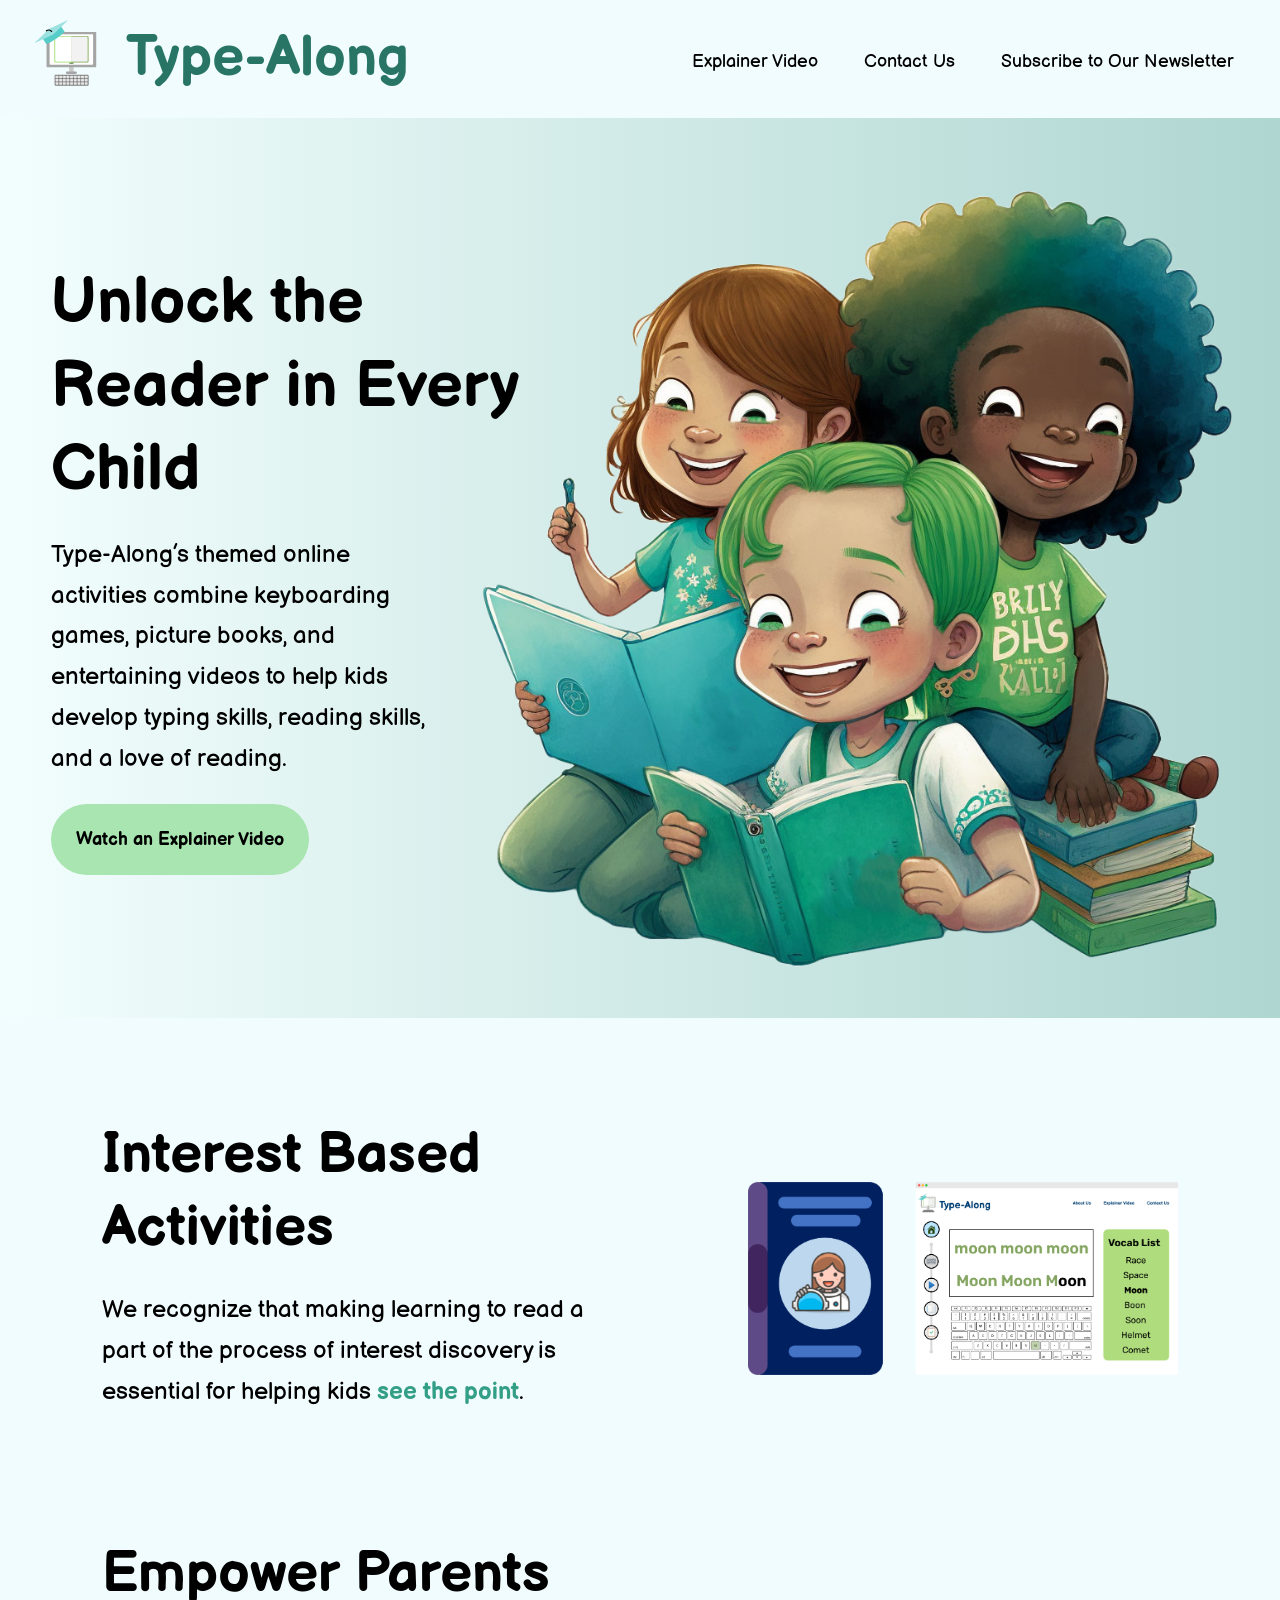
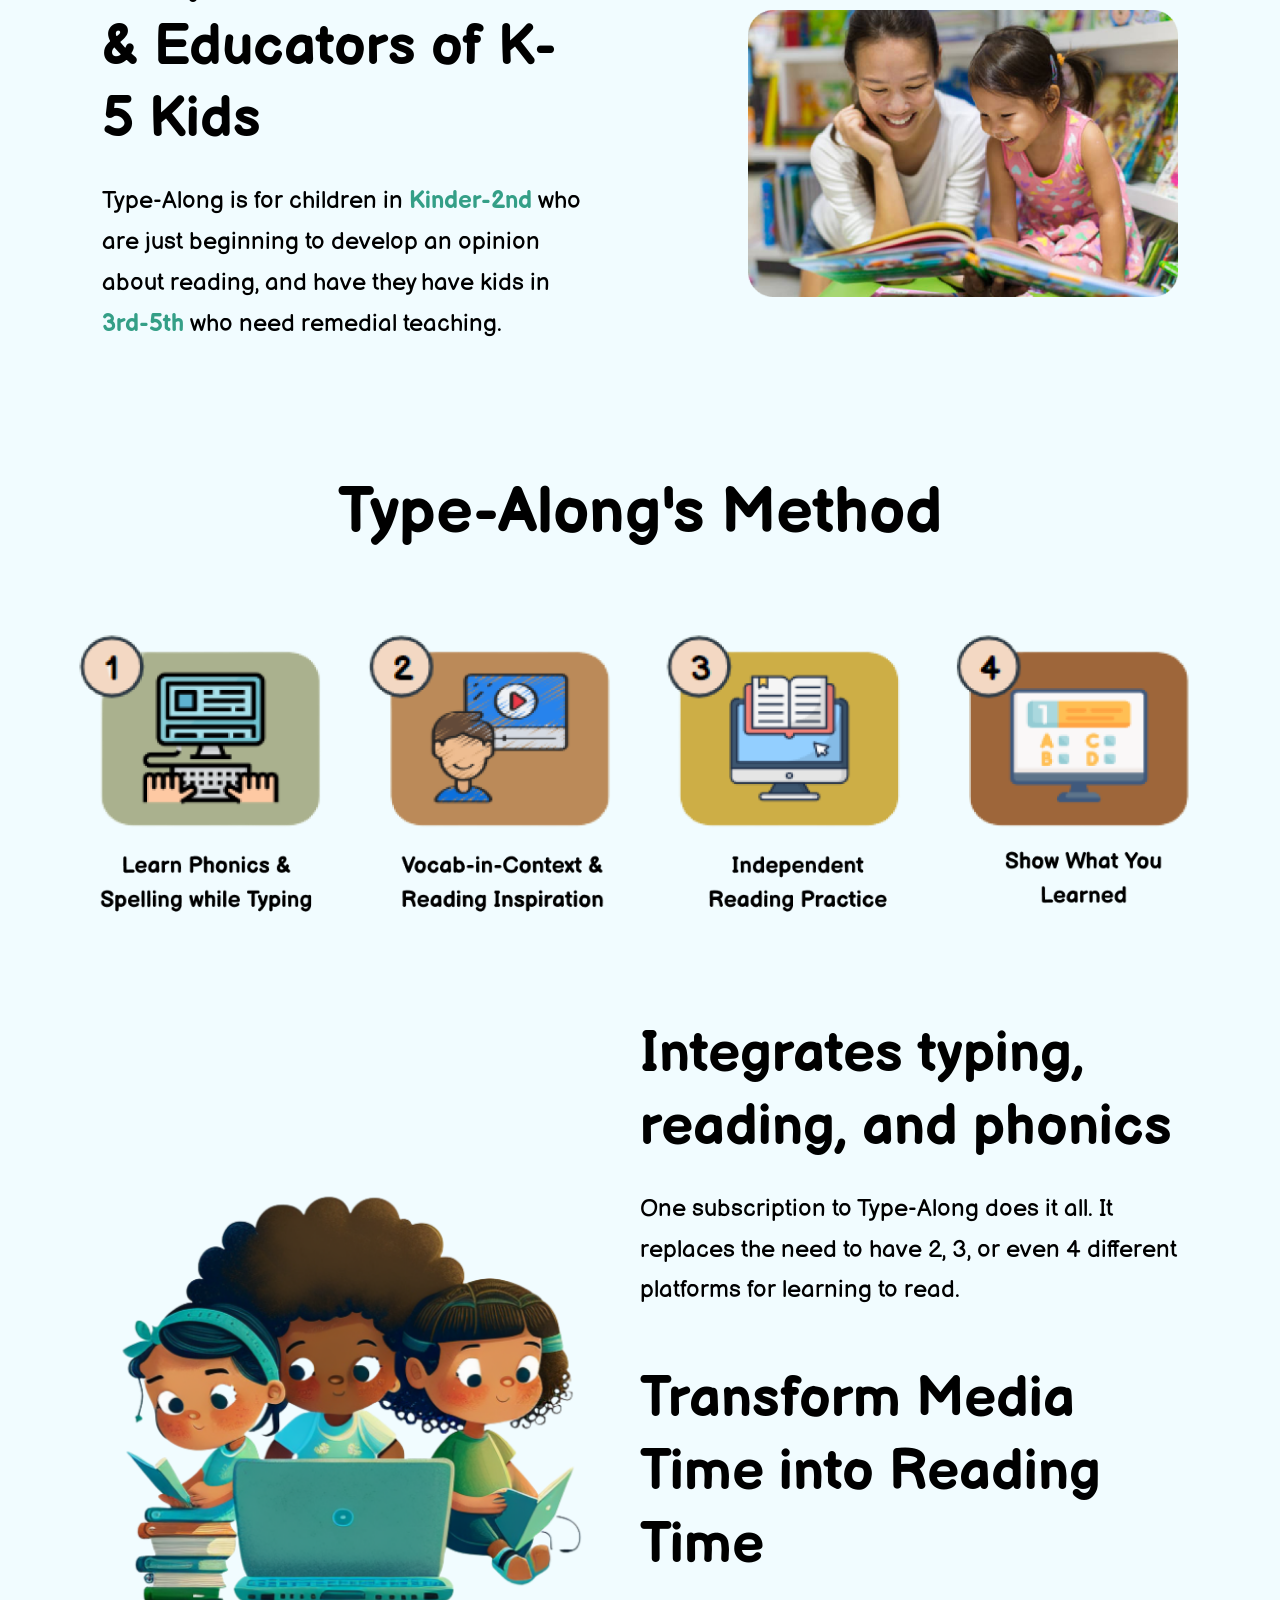
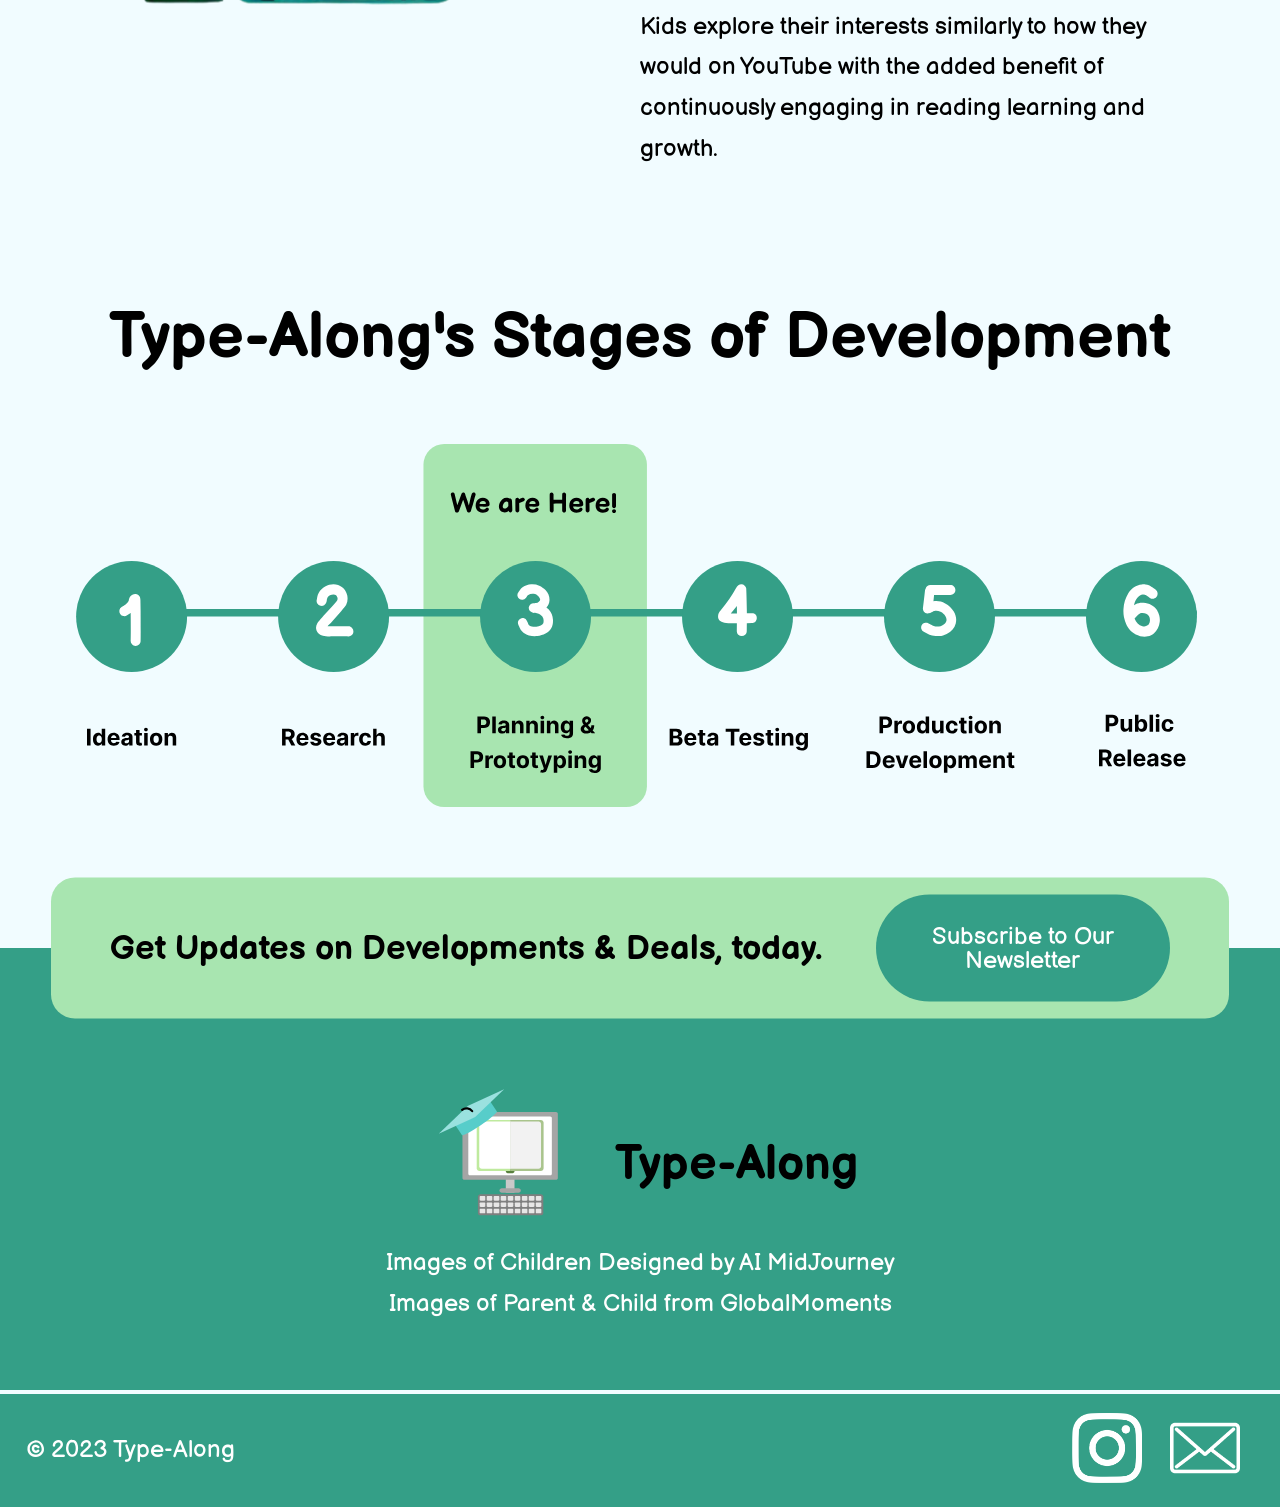
<file: index.html>
<!DOCTYPE html>
<html lang="en">
<head>
    <meta charset="UTF-8">
    <meta http-equiv="X-UA-Compatible" content="IE=edge">
    <meta name="viewport" content="width=device-width, initial-scale=1.0">
    <title>Document</title>
    <link rel="stylesheet" href="styles.css">
</head>
<body>
    <header class="nav-bar">
        <a class="home" href="index.html">
            <div class="home_btn">
                <img class="logo_img" src="Images/logo_svg.svg" alt="Type-Along logo" />
                <h2>Type-Along</h2>
            </div>
        </a>
        <nav>
            <ul class="nav-links">
                <li><a href="explainer.html">Explainer Video</a></li>
                <li><a href="contact.html">Contact Us</a></li>
                <li><a href="https://docs.google.com/forms/d/e/1FAIpQLSctcEZnoB8sQ0unMjsQLvl2Uapf-1H2CiupHYw-YrL4CzZnbg/viewform"
                    target="_blank" rel="noopener"">Subscribe to Our Newsletter</a></li>
            </ul>
        </nav>
    </header>

    <main>
        <div class="text-container">
            <h1 class="hero-text">Unlock the Reader in Every Child</h1>
                <p>
                    Type-Along’s themed online activities combine keyboarding games, picture
                    books, and entertaining videos to help kids develop typing skills,
                    reading skills, and a love of reading.
                </p>
                <div class="btns">
                    <a href="explainer.html" class="hero-cta">Watch an Explainer Video</a>
                </div>
        </div>
        <div class="hero-img">
            <img class="hero-img" src="Images/heroImg.png" alt="Kids reading happily image" />
        </div>
    </main>

    <section>
        <div class="text-container">
            <h2>Interest Based Activities</h2>
            <p>We recognize that making learning to read a part of the process of interest discovery is essential for helping kids <span>see the point</span>. </p>
        </div>
        <img class="section-img" src="Images/Book+Activity.png" alt="astronaut picture book and typing activity">
    </section>

    <section>
        <div class="text-container">
            <h2>Empower Parents & Educators of K-5 Kids</h2>
            <p>Type-Along is for children in <span>Kinder-2nd</span> who are just beginning to develop an opinion about reading, and have they have kids in <span>3rd-5th</span> who need remedial teaching. </p>
        </div>
        <img class="section-img" src="Images/girlReadingwithMom.png" alt="girlReadingwithMom">
    </section>

    <div class="sec5">
        <h1>Type-Along's Method</h1>
        <img src="Images/LabeledProcess.png" alt="LabeledProcess" style="max-width:100%;margin-left: 5%;margin-right: 5%">
    </div>

    <section class="sec4">
        <div class="sec4img">
            <img class="sec4img" src="Images/kidsReading_noBG.png" alt="Kids Reading" style="max-width: 100%;text-align: center">
        </div>
        <div class="sec4text">
            <h2>Integrates typing, reading, and phonics</h2>
            <p>One subscription to Type-Along does it all. It replaces the need to have 2, 3, or even 4 different
                platforms for learning to read.</p>
            <br>
            <h2>Transform Media Time into Reading Time</h2>
            <p>Kids explore their interests similarly to how they would on YouTube with the added benefit of
                continuously engaging in reading learning and growth.</p>
        </div>
    </section>

    <div class="sec5">
        <h1>Type-Along's Stages of Development</h1>
        <img src="Images/Dev Stages.svg" alt="Our stages of development and progress."
            style="margin-left: 5%;margin-right: 5%">
        <div class="subscribePrompt">

            <div class="sec5text">
                <b>Get Updates on Developments & Deals, today.</b>
            </div>
            <a class="sec5button"
                href="https://docs.google.com/forms/d/e/1FAIpQLSctcEZnoB8sQ0unMjsQLvl2Uapf-1H2CiupHYw-YrL4CzZnbg/viewform"
                target="_blank" rel="noopener">
                <p>Subscribe to Our Newsletter</p>
            </a>
        </div>

    </div>

    <footer class="page-footer">
        <div class="main-footer">
            <div class="spacer"></div>
            <div class="footer-logo">
                <img src="Images/logo_svg.svg" alt="Type-Along Logo" style="width:15%;height:15%;align-self: center;">
                <h3>Type-Along</h3>
            </div>
            <div class="footer-text">
                <p>Images of Children Designed by AI MidJourney<br>Images of Parent & Child from GlobalMoments</p>
            </div>
        </div>
        <hr style="height: 4px;border:none;background:#F1FCFF;margin:0px;">
        <div class="footer-trailer">
            <div class="footer-text">
                <p>© 2023 Type-Along</p>
            </div>
            <div class="footer-outlinks">
                <!-- stuff we can't use yet
                <a href="about:blank"><img src="Images/.png" alt="YouTube Logo"></a>
                <a href="https://www.pinterest.com/typealong/"><img src="Images/.png" alt="Pinterest Logo"></a>
                <a href="about:blank"><img src="Images/.png" alt="Facebook Logo"></a>
                
            -->
                <a href="https://www.instagram.com/typealong.co/"><img src="Images/Instagram_Glyph_White.png"
                        alt="Instagram Logo"></a>
                <a href="mailto:typealong@gmail.com"><img src="Images/email.png" alt="Email Icon"></a>
            </div>
        </div>
    </footer>

</body>
</html>
</file>
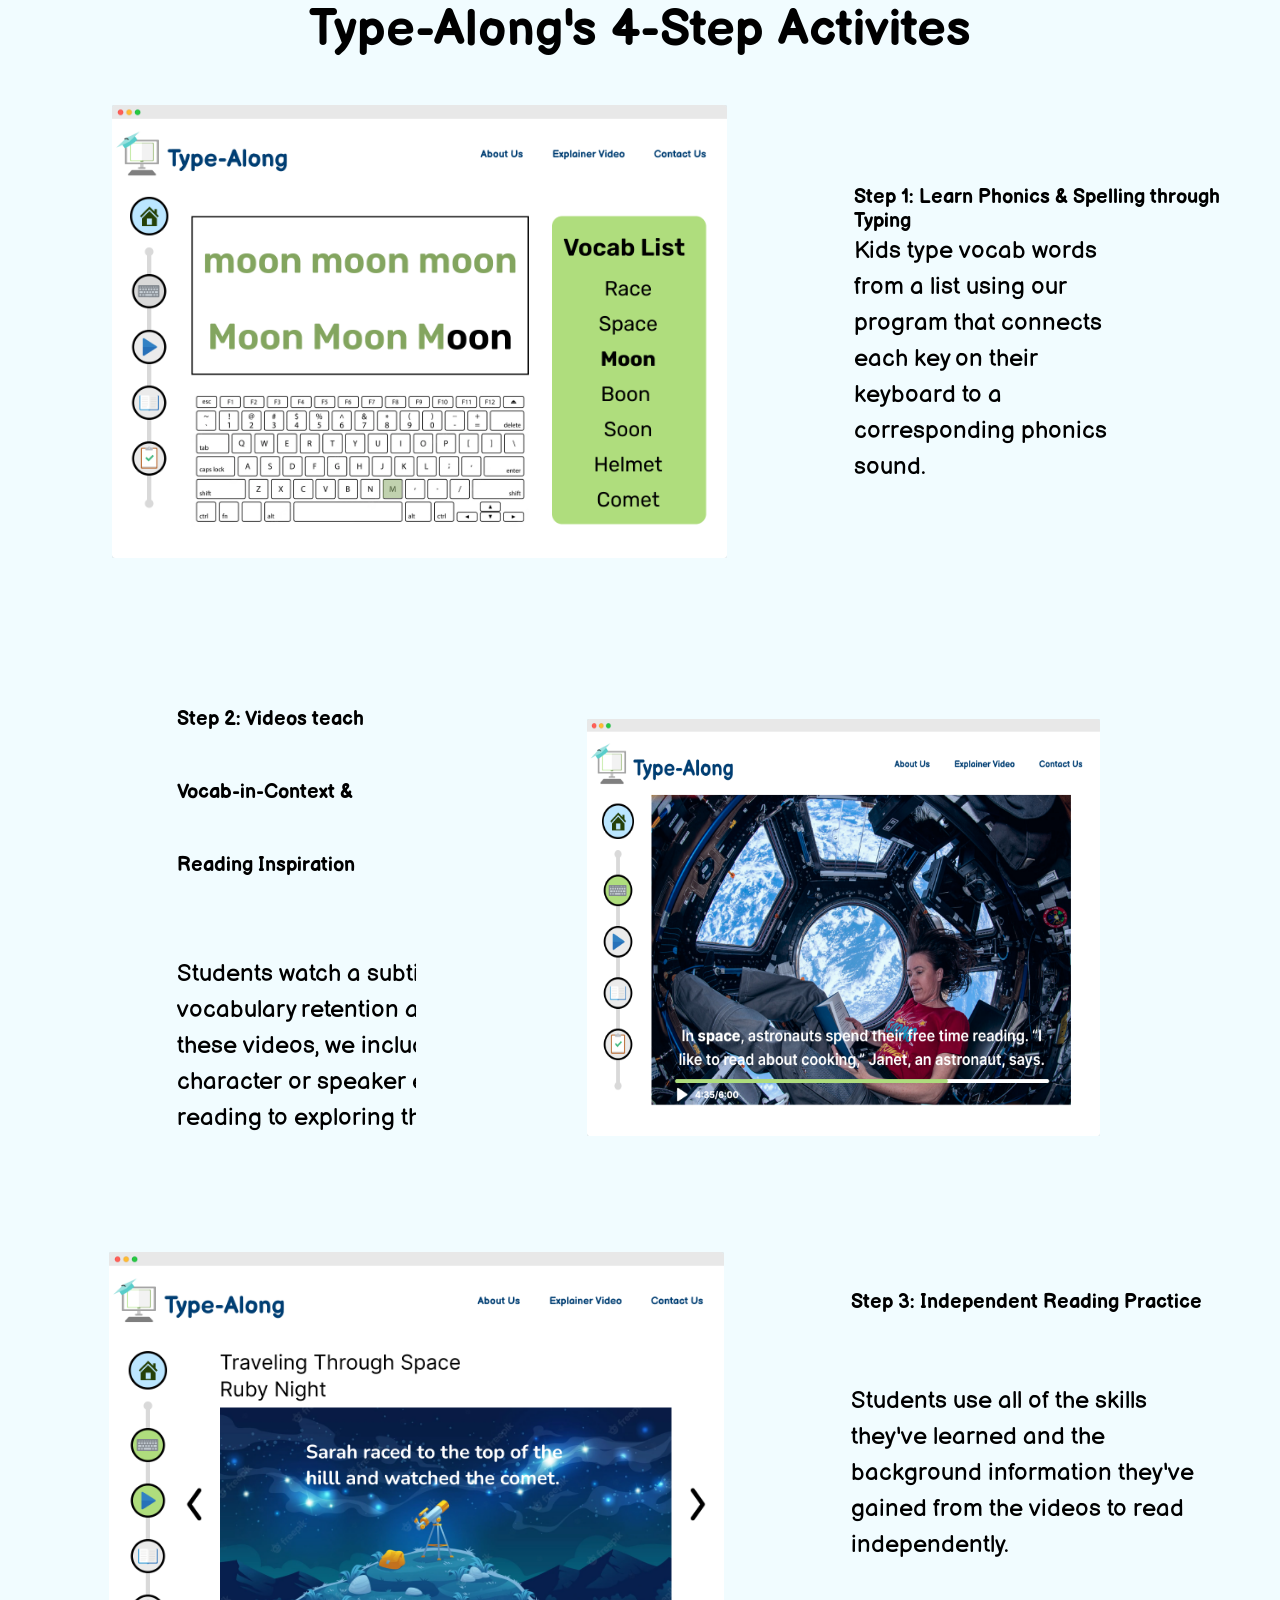
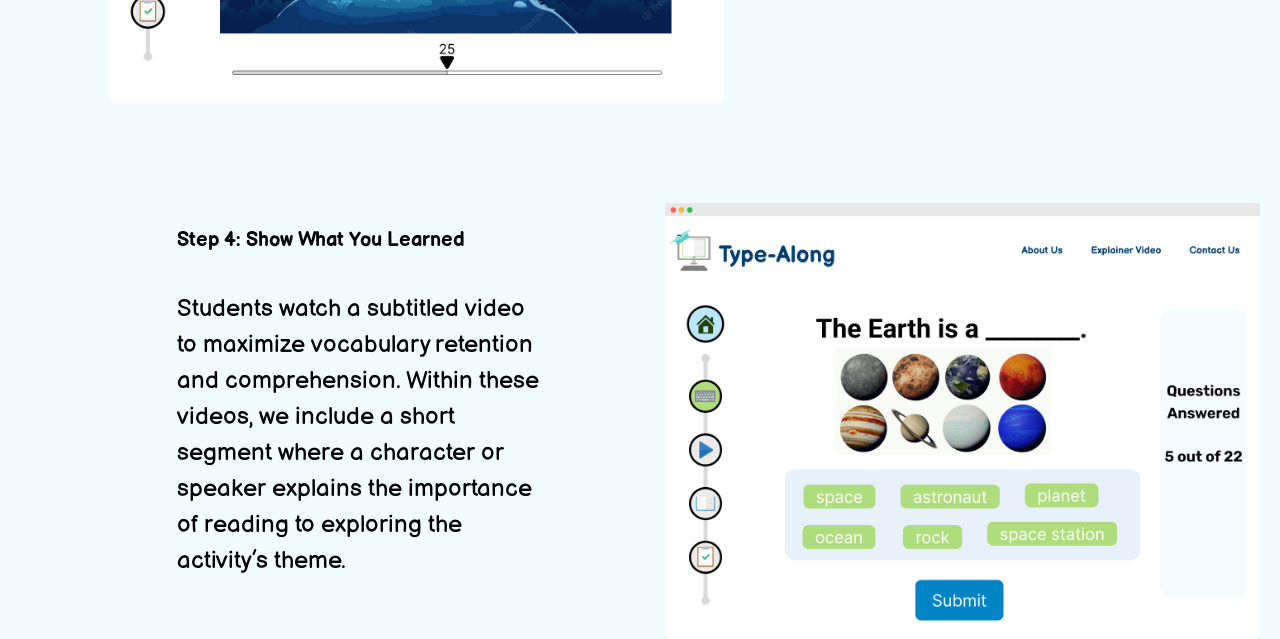
<file: section_2.html>
<html>
    <head>
        <link rel="stylesheet" href="css/style.css">
        <meta name="viewport" content="width=device-width, initial-scale=1.0">

    </head>
    <body>
        <div class="heading">
           <h1>Type-Along's 4-Step Activites</h1>

        </div>

        <div class="containers">
            <div class="container-one container">
                <img src="/images/moonTypeAlong.png" id="moonImage" style="float: left;"/>
    
                <div class="container-one-text">
                    <h2 style="margin: 0px;" id="test">Step 1: Learn Phonics & Spelling through Typing</h2>
                    <p id="containerOneContent">Kids type vocab words from a list using our program that connects each key on their keyboard to a corresponding phonics sound.</p>
                </div>
            </div> 
            
            <section class="container-one container" >
                <div class="container-one-text">
                    <h2 id="headingContainerTwo">Step 2: Videos teach Vocab-in-Context & Reading Inspiration </h2>
                    <p id="containerTwoContent">Students watch a subtitled video to maximize vocabulary retention and comprehension. Within these videos, we include a short segment where a character or speaker explains the importance of reading to exploring the activity’s theme. </p>
                </div>
                <img src="images/video_mockup.png" id="videoMockup" style="float: right;"/>
    
                
            </section>

           <section class="container-one container">
                <img src="images/reading_mockup.png" alt="" id="reading_mockup" style="float: left;"/>
                <div class="container-one-text">
                    <h2 id="headingContainerThree">
                        Step 3: Independent Reading Practice
                    </h2>

                    <p id="containerThreeContent">
                        Students use all of the skills they've learned and the background information they've gained from the videos to read independently.
                    </p>
                </div>
            </section>

        
            <section class="container-one container">

                <div class="container-one-text">
                    <h2 class="headingContainerFour">
                        Step 4: Show What You Learned
                    </h2>

                    <p id="containerFourContent">
                        Students watch a subtitled video to maximize vocabulary retention and comprehension. Within these videos, we include a short segment where a character or speaker explains the importance of reading to exploring the activity’s theme. 
                    </p>


                </div>

                <img src="images/testing_mockup.png" alt="testing_mockup" id="testing_mockup" style="float: right;">
            </section>
        
        </div>
       
       
    </body>
</html>
</file>
<file: styles.css>
@import url('https://fonts.googleapis.com/css2?family=Balsamiq+Sans&display=swap');

* {
    font-family: "Balsamiq Sans", "Arial";
}

body {
    background-color: #F1FCFF;
    font-family: 'Balsamiq Sans', 'Arial';
    font-style: normal;
    font-size: 24px;
    margin: 0px;
}


h1 {
    font-style: normal;
    font-weight: 700;
    font-size: 64px;
    line-height: 130%;
    display: flex;
    align-items: center;
    margin: 0;
}

h2 {
    font-style: normal;
    font-weight: 700;
    font-size: 56px;
    line-height: 130%;
    display: flex;
    align-items: center;
    margin: 0;
}

p {
    font-size: 24px;
    font-weight: 400;
    line-height: 170%;
}

header {
    display: flex;
    justify-content: space-between;
    align-items: center;
    margin: 0px;
    padding: 1vh 2%;
    position:relative;
    background-color: #F1FCFF;
}

.home {
    color: #287565;
}

li, a, button {
    text-decoration: none;
}

nav, .home-btn {
    margin: none;
    padding: none;
}


.contact-form {
    display: block;
    border: none;
    height: calc(100vh - 30px);
    width: 100%;
}

.iframe-container {
    position: relative;
    padding-bottom: 56.25%; /* 16:9 */
    height: 0;
}

.video-spacer {
    height: 100vh;
    max-width: 900px;
    margin: 0 auto;
    padding: 1rem;
}

.video-frame {
    position: absolute;
    top: 0;
    left: 0;
    width: 100%;
    height: 100%;
    border: none;
}

.nav-links {
    list-style: none;
}

.nav-links li {
    display: inline-block;
    padding: 0 20px;
}

.nav-links li a {
    transition: all 0.3s ease 0s;
    color: black;
}

.logo_img{
    height: 100px;
}

.home_btn {
    cursor: pointer;
    display: flex;
    align-items: center;
}

main {
    display: flex;
    padding: 0% 0% 0% 4%;
    margin-bottom: 20px;
    align-items: center;
    background-image: linear-gradient(to right, #F2FEFD, #AFD6D1);
    height: 100vh;
    justify-content: space-between;
}

.hero-text{
    width: 125%;
}

.hero-img {
    width: 100%;
    float: left;
}

.text-container{
    margin-right: auto;

    width: 55%;

}

.hero-cta {
    display: inline-block;
    color: black;
    padding: 25px 25px;
    background: #A8E5B0;
    border-radius: 100px;
    font-weight: bold;
}

section {
    margin: 8%;
    display: flex;
    align-items: center;
}

span {
    color: #349F87;
    font-weight: bold;
}

.sec4 {
    display: flex;
    flex-direction: row;
    justify-content: center;
    flex-wrap: nowrap;
    margin-top: 10vh;
}

.sec4img {
    width: 100%;
    padding-right: 5%;
    align-self: center;
}

.sec4text {
    float: left;
    max-width: 50%;
}

.sec5 {
    display: flex;
    flex-direction: column;
    max-width: 100%;
    text-align: center;
}

.subscribePrompt {
    background-color: #A8E5B0;
    align-self: center;
    width: 92%;
    max-height: 100%;
    border-radius: 24px;
    display: flex;
    flex-direction: row;
    z-index: 1;
    transform: translateY(50%);
}

.sec5 > h1 {
    justify-content: center;
    margin-bottom: 65px;
}

.sec5text {
    max-width: 70%;
    font-size: 40px;
    margin-top: 50px;
    margin-bottom: 50px;
    margin-left: 5%;
    margin-right: auto;
}

.sec5button {
    background-color: #349F87;
    align-self: center;
    color: #FFFFFF;
    width: 25%;
    height: 150%;
    border-radius: 100px;
    margin-right: 5%;
    text-decoration: none;
}

.sec5button > p {
    margin-left: 5%;
    margin-right: 5%;
    line-height: 100%;
}

.sec5button:hover {
    background-color: #287565;
}

footer.page-footer {
    background-color: #349F87;
    margin: 0px;
}

.spacer {
    height: 120px;
}

.footer-logo {
    display: flex;
    justify-content: center;
}

.footer-logo > h3 {
    font-size: 48px;
    align-self: center;;
}

.footer-text {
    color: #FFFFFF;
}

.main-footer > .footer-text {
    transform: translateY(-50%);
    text-align: center;
}

.footer-trailer {
    display: flex;
    flex-direction: row;
    width: 100%;
    align-items: center;
}

.footer-trailer > .footer-text {
    text-align: left;
    padding-left: 2%;
    margin-right: auto;
}

.footer-outlinks {
    display: flex;
    flex-direction: row;
    align-content: center;
    align-items: baseline;
    justify-content: flex-end;
    padding-top: 5px;
    padding-bottom: 5px;
    padding-right: 2%;
}

.footer-outlinks > a > img {
    text-align: right;
    padding: 14px;
    height: 70px;
    width: 70px;
}

.section-img {
    max-width: 45%;
    float: right;
}

@media screen and (max-width: 3000px) {
    h1 {
        font-size: 80px;
    }
    h2 {
        font-size: 72px;
    }
    p {
        font-size: 42px;
    }
    a {
        font-size: 34px;
    }
    .sec5text {
        font-size: 62px;
    }
    .sec5button > p{
        margin: 5%;
    }
    .text-container {
        width: 45%;
        margin-right: auto;
    }
}

@media screen and (max-width: 2000px) {
    h1 {
        font-size: 72px;
    }
    h2 {
        font-size: 64px;
    }
    p {
        font-size: 34px;
    }
    a {
        font-size: 26px;
    }
    .sec5text {
        font-size: 48px;
    }
    .section-img {
        max-width: 40%;
    }
}

@media screen and (max-width: 1500px) {
    h1 {
        font-size: 64px;
    }
    h2 {
        font-size: 56px;
    }
    p {
        font-size: 24px;
    }
    a {
        font-size: 18px;
    }
    .sec5text {
        font-size: 34px;
    }
    .sec5button > p {
        margin: 10%;
    }
}

/*
@media screen and (max-width:1180px) {
    h1 {
        font-size: 56px;
    }
    h2 {
        font-size: 48px;
    }
    p {
        font-size: 18px;
    }
    a {
        font-size: 18px;
    }
    .hero-img {
       height: 80%;
    }

    .section-img {
        background-size: contain
    }
}

@media screen and (max-width:900px) {
    h1 {
        font-size: 36px;
    }
    h2 {
        font-size: 24px;
    }
    p {
        font-size: 16px;
    }
    a {
        font-size: 16px;
    }
    .hero-img {
        height: 60%;
     }
}

@media screen and (max-width:600px) {
    h1 {
        font-size: 24px;
        text-align: center;
    }
    h2 {
        font-size: 16px;
        text-align: center;
    }
    p {
        font-size: 12px;
        text-align: center;
    }
    a {
        font-size: 12px;
    }
    section{ 
        flex-direction: column;
        flex-wrap: wrap;
        justify-content: center;
    }
    .logo_img {
        height: 50px;
    }
    .hero-img {
        height: 45%;
     }
}

*/

/* Feel free to reuse this style for section 2 & 3 

.sec3 > h1 {
    justify-content: center;
    margin-top: 150px;
    margin-bottom: 65px;
}

.sec4 > h1 {
    justify-content: center;
    margin-top: 150px;
    margin-bottom: 65px;
}

*/
</file>
<file: css/style.css>
@import url('https://fonts.googleapis.com/css2?family=Balsamiq+Sans&display=swap');


* {
    font-family: 'Balsamiq Sans', cursive;
    background-color: #F1FCFF;
   
    margin:0px;
    padding:0px;
    box-sizing: border-box;
    overflow-x: hidden;
}
h1 {
    
    font-weight: bold;
    font-size: 64px;

}


.heading {
    text-align: center;
}

.container-one {
   
    
   
}

.containers {
    
    margin-left: 50px;
}

.container-one-text {
   
    max-width: 600px;
    margin-top:125px;
    margin-left: 127px;
    
}

#moonImage {
    width: 100%;
    max-width: 600px;
    height: 453.29px;
    margin-left: 62px;
    margin-top: 45px;
    
}


p {
   font-weight: 400;
   font-style: bold;
   font-size: 24px;
   line-height: 36px;
   width: 481px;
}

#videoMockup {
    width: 100%;
    max-width: 600px;
    float: right;
    margin-right: 180px;
    margin-top: 161px;
    margin-left: 171px;
}

#headingContainerTwo {
    font-weight: 700;
    font-size: 56px;
    line-height: 72.8px;
}
#headingContainerFour {
    font-size: 56px;
}
.container-two {
   
    
}

.container {
    display: flex;
    flex:1
}

.container-three {
    
    
}

@media screen and (max-height: 1280px) {
    h1 {
        font-size: 50px;
    }
    h2 {
        font-size: 20px !important; 
    }

    img {
        max-width: 50% !important;
    }

   #containerFourContent {
    padding-right: 200px;
   }

   #containerThreeContent {
    padding-right: 200px;
   }

   #containerOneContent {
    padding-right: 200px;
   }

   #testing_mockup {
    padding-right: 20px;
   }

   
}

@media screen and (width: 2560px) and (height:1440px){
    .container-one {
        margin-left: 400px;
       }

       h1 {
        font-size: 150px;
    }
    h2 {
        font-size: 80px !important; 
        overflow-y: hidden;

    }

    img {
       height: 100%;
       width: 600px !important;
    }

    p {
        font-size: 50px;
        overflow-y: hidden;
       
    }

    
}

.container-two-text {
    width: 616px;
     margin-left: 76px; 
    margin-top: 132.71px;
}

#containerTwoContent {
    margin-top:54px;
    width: 573px;
}

#reading_mockup {
    float: left;
    width: 100%;
    max-width: 600px;
    margin-top: 116px;
    margin-left: 59px;
}

.container-three-text {
    width: 616px;
    margin-top: 193.6px;
    margin-left: 100px;
}

#headingContainerThree {
    font-size: 64px;
    line-height: 83.2px;
    font-weight: 700;
}

#containerThreeContent {
    width: 573px;
    margin-top: 39px;
}

.container-four {
    display: flex;
    justify-content: center;
   
}

.container-four-text {
    width: 616px;
    /* margin-left: 92px; */
    margin-top: 136.6px;
    margin-right: 21px;
}

#containerFourContent {
    width: 573px;
    margin-top: 39px;
}

#testing_mockup {
    float: right;
    width: 100%;
    max-width: 600px;
    margin-top: 100px;
    
    
}

#test {
    font-size: 56px;
}
</file>
